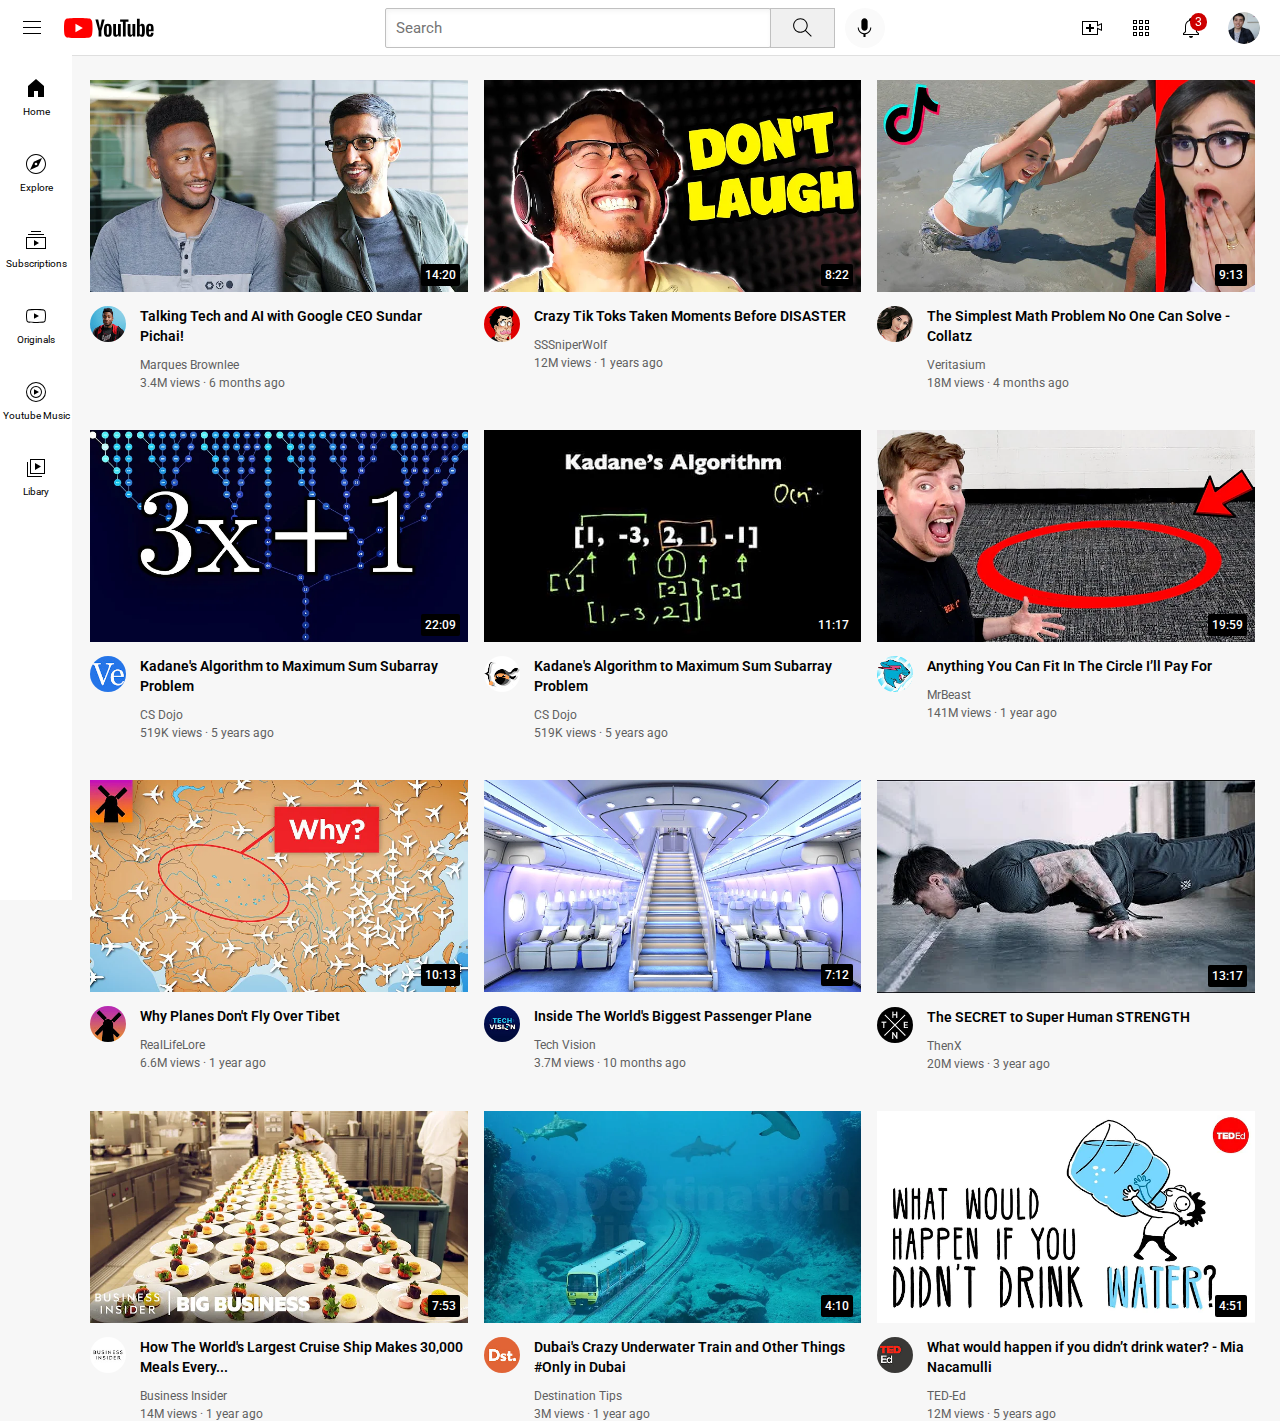
<file: index.html>
<!DOCTYPE html>
<html>
  <head>
    <title>Yotube Clone</title>
    <link rel="preconnect" href="https://fonts.googleapis.com">
    <link rel="preconnect" href="https://fonts.gstatic.com" crossorigin>
    <link href="https://fonts.googleapis.com/css2?family=Montserrat:wght@300;600&family=Poppins&family=Roboto:wght@400;500;700&display=swap" rel="stylesheet">

    <link rel="stylesheet" href="styles/video.css">
    <link rel="stylesheet" href="styles/header.css">
    <link rel="stylesheet" href="styles/general.css">
    <link rel="stylesheet" href="styles/sidebar.css">
 </head>
  <body>

    <div class="header">
      <div class="left-section">
        <img class="hamburger-menu" src="icons/hamburger-menu.svg">
        <img class="youtube-logo" src="icons/youtube-logo.svg">
      </div>
      <div class="center">
        <input class="search-bar" type="text" placeholder="Search">
        <button class="search-button">
          <img class="search-icon" src="icons/search.svg">
          <div class="tooltip">Search</div>
        </button>
        <button class="voice-search-button">
          <img class="voice-search-icon" src="icons/voice-search-icon.svg">
          <div class="tooltip">Search With Your Voice</div>
        </button>
      </div>
      <div class="right-section">
        <div class="upload-icon-container">
          <img class="upload-icon" src="icons/upload.svg">
          <div class="tooltip">Create</div>
        </div>
        <div class="youtube-apps-icon-container">
          <img class="youtube-apps-icon" src="icons/youtube-apps.svg">
          <div class="tooltip">Youtube apps</div>
        </div>
        <div class="notifications-icon-container">
          <img class="notifications-icon" src="icons/notifications.svg">
          <div class="notifications-count">3</div>
          <div class="tooltip">Notifications</div>
        </div>
        <img class="current-user-picture" src="profile/my-channel.jpeg">
      </div>
    </div>

    <div class="sidebar">
      <div class="sidebar-link">
        <img src="icons/home.svg">
        <div>Home</div>
      </div>
      <div class="sidebar-link">
        <img src="icons/explore.svg">
        <div>Explore</div>
      </div>
      <div class="sidebar-link">
        <img src="icons/subscriptions.svg">
        <div>Subscriptions</div>
      </div>
      <div class="sidebar-link">
        <img src="icons/originals.svg">
        <div>Originals</div>
      </div>
      <div class="sidebar-link">
        <img src="icons/youtube-music.svg">
        <div>Youtube Music</div>
      </div>
      <div class="sidebar-link">
        <img src="icons/library.svg">
        <div>Libary</div>
      </div>
    </div>

    <div class="video-grid">
 
    <div class="video-preview">
      
      <div class="thumbnail-row">
        <img class="thumblines" src="thumbnails/thumbnail-1.webp">
        <div class="video-time">
          14:20
        </div>
      </div>

      <div class="video-info-grid">

        <div class="channel-picture">
          <img class="profile-picture" src="profile/channel-1.jpeg">
        </div>

        <div class="video-info">
          <p class="video-title">
            Talking Tech and AI with Google CEO Sundar Pichai!
          </p>
          <p class="video-author">Marques Brownlee</p>
          <p class="video-stats">3.4M views &middot; 6 months ago</p>
        </div>

      </div>

    </div>

    <div class="video-preview">
      
      <div class="thumbnail-row">
        <img class="thumblines" src="thumbnails/thumbnail-2.webp">
        <div class="video-time">
          8:22
        </div>
      </div>

      <div class="video-info-grid">

        <div class="channel-picture">
          <img class="profile-picture" src="profile/channel-2.jpeg">
        </div>

        <div class="video-info">
          <p class="video-title">
            Crazy Tik Toks Taken Moments Before DISASTER
          </p>
          <p class="video-author">SSSniperWolf</p>
          <p class="video-stats">12M views &middot; 1 years ago</p>
        </div>
      </div>

    </div>

    <div class="video-preview">
      
      <div class="thumbnail-row">
        <div class="video-time">
          9:13
        </div>
        <img class="thumblines" src="thumbnails/thumbnail-3.webp">
      </div>

      <div class="video-info-grid">

        <div class="channel-picture">
          <img class="profile-picture" src="profile/channel-3.jpeg">
        </div>

        <div class="video-info">
          <p class="video-title">
            The Simplest Math Problem No One Can Solve - Collatz
          </p>
          <p class="video-author">Veritasium</p>
          <p class="video-stats">18M views &middot; 4 months ago</p>
        </div>
      </div>

    </div>

    <div class="video-preview">
      
      <div class="thumbnail-row">
        <div class="video-time">
          22:09
        </div>
        <img class="thumblines" src="thumbnails/thumbnail-4.webp">
      </div>

      <div class="video-info-grid">

        <div class="channel-picture">
          <img class="profile-picture" src="profile/channel-4.jpeg">
        </div>

        <div class="video-info">
          <p class="video-title">
            Kadane's Algorithm to Maximum Sum Subarray Problem
          </p>
          <p class="video-author">CS Dojo</p>
          <p class="video-stats">519K views &middot; 5 years ago</p>
        </div>
      </div>

    </div>

    <div class="video-preview">
      
      <div class="thumbnail-row">
        <img class="thumblines" src="thumbnails/thumbnail-5.webp">
        <div class="video-time">
          11:17
        </div>
      </div>

      <div class="video-info-grid">

        <div class="channel-picture">
          <img class="profile-picture" src="profile/channel-5.jpeg">
        </div>

        <div class="video-info">
          <p class="video-title">
            Kadane's Algorithm to Maximum Sum Subarray Problem
          </p>
          <p class="video-author">
            CS Dojo
          </p>
          <p class="video-stats">519K views &middot; 5 years ago</p>
        </div>
      </div>

    </div>

    <div class="video-preview">
      
      <div class="thumbnail-row">
        <img class="thumblines" src="thumbnails/thumbnail-6.webp">
        <div class="video-time">
          19:59
        </div>
      </div>

      <div class="video-info-grid">

        <div class="channel-picture">
          <img class="profile-picture" src="profile/channel-6.jpeg">
        </div>

        <div class="video-info">
          <p class="video-title">
            Anything You Can Fit In The Circle I’ll Pay For
          </p>
          <p class="video-author">MrBeast</p>
          <p class="video-stats">141M views &middot; 1 year ago</p>
        </div>
      </div>

    </div>

    <div class="video-preview">
      
      <div class="thumbnail-row">
        <img class="thumblines" src="thumbnails/thumbnail-7.webp">
        <div class="video-time">
          10:13
        </div>
      </div>

      <div class="video-info-grid">

        <div class="channel-picture">
          <img class="profile-picture" src="profile/channel-7.jpeg">
        </div>

        <div class="video-info">
          <p class="video-title">
            Why Planes Don't Fly Over Tibet
          </p>
          <p class="video-author">RealLifeLore</p>
          <p class="video-stats">6.6M views · 1 year ago</p>
        </div>
      </div>

    </div>

    <div class="video-preview">
      
      <div class="thumbnail-row">
        <img class="thumblines" src="thumbnails/thumbnail-8.webp">
        <div class="video-time">
          7:12
        </div>
      </div>

      <div class="video-info-grid">

        <div class="channel-picture">
          <img class="profile-picture" src="profile/channel-8.jpeg">
        </div>

        <div class="video-info">
          <p class="video-title">
            Inside The World's Biggest Passenger Plane
          </p>
          <p class="video-author">Tech Vision</p>
          <p class="video-stats">3.7M views · 10 months ago</p>
        </div>
      </div>

    </div>

    <div class="video-preview">
      
      <div class="thumbnail-row">
        <img class="thumblines" src="thumbnails/thumbnail-9.webp">
        <div class="video-time">
          13:17
        </div>
      </div>

      <div class="video-info-grid">

        <div class="channel-picture">
          <img class="profile-picture" src="profile/channel-9.jpeg">
        </div>

        <div class="video-info">
          <p class="video-title">
            The SECRET to Super Human STRENGTH
          </p>
          <p class="video-author">ThenX</p>
          <p class="video-stats">20M views · 3 year ago</p>
        </div>
      </div>

    </div>

    <div class="video-preview">
      
      <div class="thumbnail-row">
        <img class="thumblines" src="thumbnails/thumbnail-10.webp">
        <div class="video-time">
          7:53
        </div>
      </div>

      <div class="video-info-grid">

        <div class="channel-picture">
          <img class="profile-picture" src="profile/channel-10.jpeg">
        </div>

        <div class="video-info">
          <p class="video-title">
            How The World's Largest Cruise Ship Makes 30,000 Meals Every...
          </p>
          <p class="video-author">Business Insider</p>
          <p class="video-stats">14M views · 1 year ago</p>
        </div>
      </div>

    </div>

    <div class="video-preview">
      
      <div class="thumbnail-row">
        <img class="thumblines" src="thumbnails/thumbnail-11.webp">
        <div class="video-time">
          4:10
        </div>
      </div>

      <div class="video-info-grid">

        <div class="channel-picture">
          <img class="profile-picture" src="profile/channel-11.jpeg">
        </div>

        <div class="video-info">
          <p class="video-title">
            Dubai's Crazy Underwater Train and Other Things #Only in Dubai
          </p>
          <p class="video-author">Destination Tips</p>
          <p class="video-stats">3M views · 1 year ago</p>
        </div>
      </div>

    </div>

    <div class="video-preview">
      
      <div class="thumbnail-row">
        <img class="thumblines" src="thumbnails/thumbnail-12.webp">
        <div class="video-time">
          4:51
        </div>
      </div>

      <div class="video-info-grid">

        <div class="channel-picture">
          <img class="profile-picture" src="profile/channel-12.jpeg">
        </div>

        <div class="video-info">
          <p class="video-title">
            What would happen if you didn’t drink water? - Mia Nacamulli
          </p>
          <p class="video-author">TED-Ed</p>
          <p class="video-stats">12M views · 5 years ago</p>
        </div>
      </div>

    </div>

    </div>
  </body>
</html>
</file>
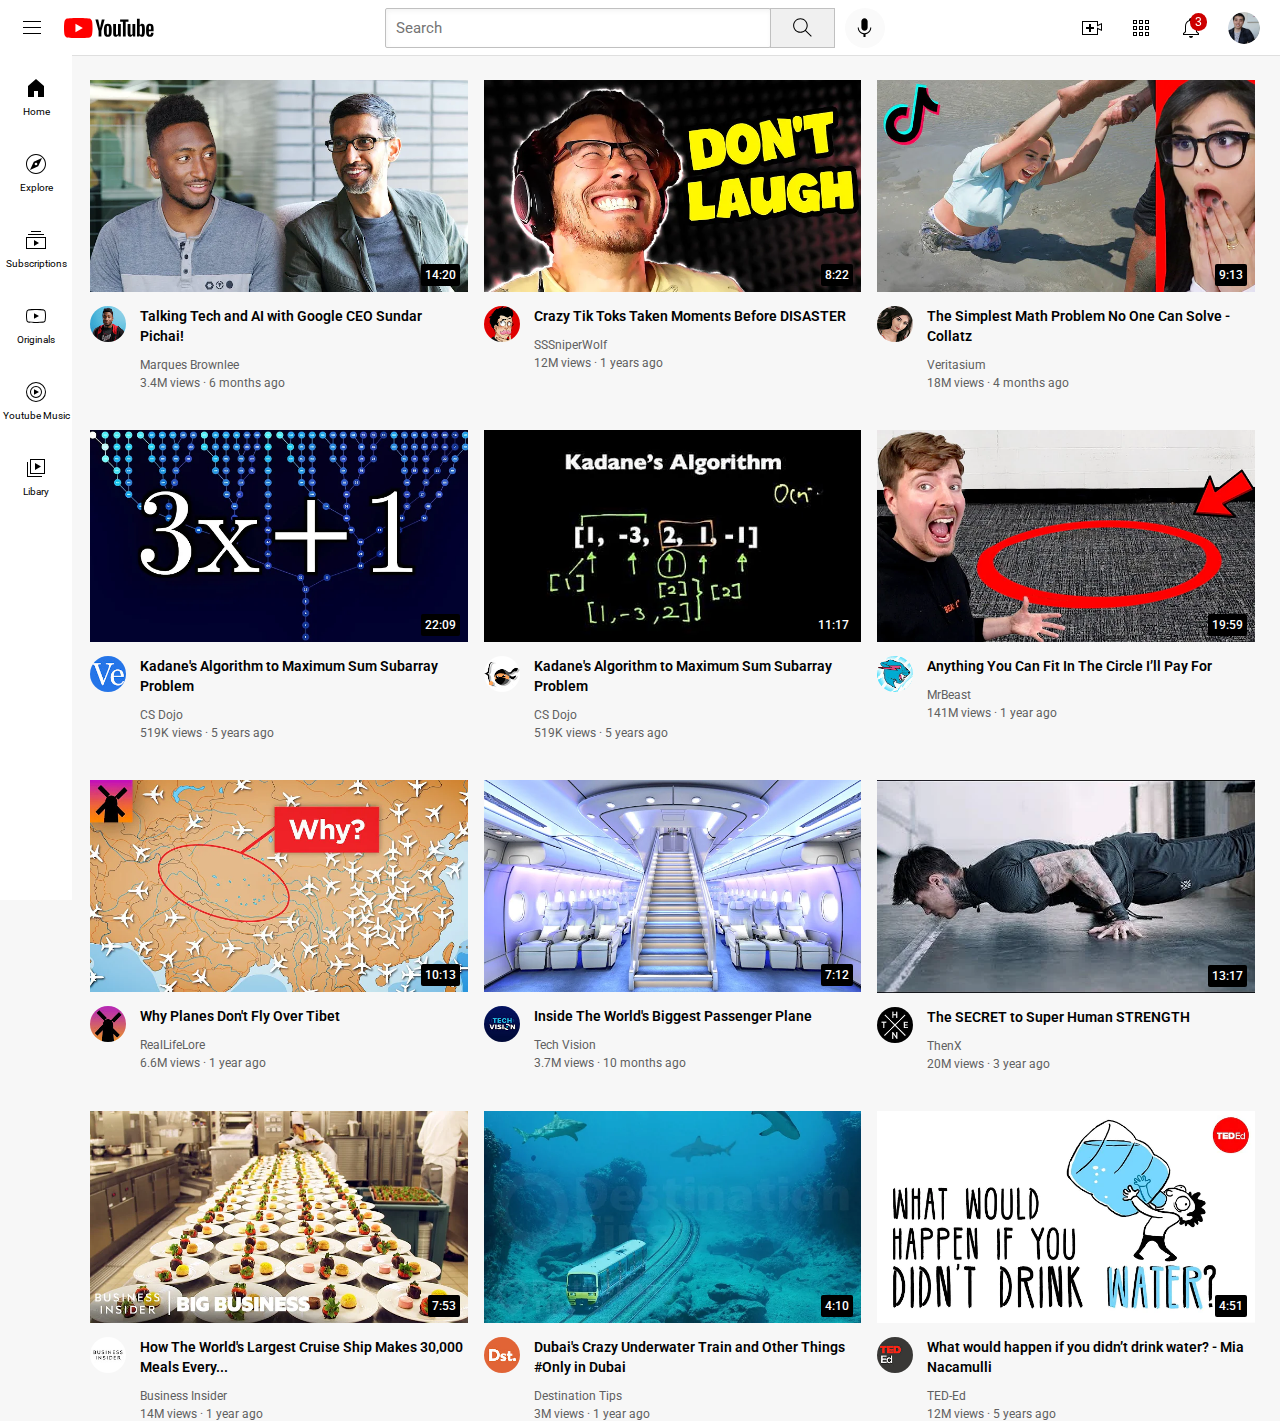
<file: youtube.html>
<!DOCTYPE html>
<html>
  <head>
    <title>Yotube Clone</title>
    <link rel="preconnect" href="https://fonts.googleapis.com">
    <link rel="preconnect" href="https://fonts.gstatic.com" crossorigin>
    <link href="https://fonts.googleapis.com/css2?family=Montserrat:wght@300;600&family=Poppins&family=Roboto:wght@400;500;700&display=swap" rel="stylesheet">

    <link rel="stylesheet" href="styles/video.css">
    <link rel="stylesheet" href="styles/header.css">
    <link rel="stylesheet" href="styles/general.css">
    <link rel="stylesheet" href="styles/sidebar.css">
 </head>
  <body>

    <div class="header">
      <div class="left-section">
        <img class="hamburger-menu" src="/icons/hamburger-menu.svg">
        <img class="youtube-logo" src="/icons/youtube-logo.svg">
      </div>
      <div class="center">
        <input class="search-bar" type="text" placeholder="Search">
        <button class="search-button">
          <img class="search-icon" src="icons/search.svg">
          <div class="tooltip">Search</div>
        </button>
        <button class="voice-search-button">
          <img class="voice-search-icon" src="icons/voice-search-icon.svg">
          <div class="tooltip">Search With Your Voice</div>
        </button>
      </div>
      <div class="right-section">
        <div class="upload-icon-container">
          <img class="upload-icon" src="icons/upload.svg">
          <div class="tooltip">Create</div>
        </div>
        <div class="youtube-apps-icon-container">
          <img class="youtube-apps-icon" src="icons/youtube-apps.svg">
          <div class="tooltip">Youtube apps</div>
        </div>
        <div class="notifications-icon-container">
          <img class="notifications-icon" src="icons/notifications.svg">
          <div class="notifications-count">3</div>
          <div class="tooltip">Notifications</div>
        </div>
        <img class="current-user-picture" src="profile/my-channel.jpeg">
      </div>
    </div>

    <div class="sidebar">
      <div class="sidebar-link">
        <img src="/icons/home.svg">
        <div>Home</div>
      </div>
      <div class="sidebar-link">
        <img src="/icons/explore.svg">
        <div>Explore</div>
      </div>
      <div class="sidebar-link">
        <img src="/icons/subscriptions.svg">
        <div>Subscriptions</div>
      </div>
      <div class="sidebar-link">
        <img src="/icons/originals.svg">
        <div>Originals</div>
      </div>
      <div class="sidebar-link">
        <img src="/icons/youtube-music.svg">
        <div>Youtube Music</div>
      </div>
      <div class="sidebar-link">
        <img src="/icons/library.svg">
        <div>Libary</div>
      </div>
    </div>

    <div class="video-grid">
 
    <div class="video-preview">
      
      <div class="thumbnail-row">
        <img class="thumblines" src="thumbnails/thumbnail-1.webp">
        <div class="video-time">
          14:20
        </div>
      </div>

      <div class="video-info-grid">

        <div class="channel-picture">
          <img class="profile-picture" src="profile/channel-1.jpeg">
        </div>

        <div class="video-info">
          <p class="video-title">
            Talking Tech and AI with Google CEO Sundar Pichai!
          </p>
          <p class="video-author">Marques Brownlee</p>
          <p class="video-stats">3.4M views &middot; 6 months ago</p>
        </div>

      </div>

    </div>

    <div class="video-preview">
      
      <div class="thumbnail-row">
        <img class="thumblines" src="thumbnails/thumbnail-2.webp">
        <div class="video-time">
          8:22
        </div>
      </div>

      <div class="video-info-grid">

        <div class="channel-picture">
          <img class="profile-picture" src="profile/channel-2.jpeg">
        </div>

        <div class="video-info">
          <p class="video-title">
            Crazy Tik Toks Taken Moments Before DISASTER
          </p>
          <p class="video-author">SSSniperWolf</p>
          <p class="video-stats">12M views &middot; 1 years ago</p>
        </div>
      </div>

    </div>

    <div class="video-preview">
      
      <div class="thumbnail-row">
        <div class="video-time">
          9:13
        </div>
        <img class="thumblines" src="thumbnails/thumbnail-3.webp">
      </div>

      <div class="video-info-grid">

        <div class="channel-picture">
          <img class="profile-picture" src="profile/channel-3.jpeg">
        </div>

        <div class="video-info">
          <p class="video-title">
            The Simplest Math Problem No One Can Solve - Collatz
          </p>
          <p class="video-author">Veritasium</p>
          <p class="video-stats">18M views &middot; 4 months ago</p>
        </div>
      </div>

    </div>

    <div class="video-preview">
      
      <div class="thumbnail-row">
        <div class="video-time">
          22:09
        </div>
        <img class="thumblines" src="thumbnails/thumbnail-4.webp">
      </div>

      <div class="video-info-grid">

        <div class="channel-picture">
          <img class="profile-picture" src="profile/channel-4.jpeg">
        </div>

        <div class="video-info">
          <p class="video-title">
            Kadane's Algorithm to Maximum Sum Subarray Problem
          </p>
          <p class="video-author">CS Dojo</p>
          <p class="video-stats">519K views &middot; 5 years ago</p>
        </div>
      </div>

    </div>

    <div class="video-preview">
      
      <div class="thumbnail-row">
        <img class="thumblines" src="thumbnails/thumbnail-5.webp">
        <div class="video-time">
          11:17
        </div>
      </div>

      <div class="video-info-grid">

        <div class="channel-picture">
          <img class="profile-picture" src="profile/channel-5.jpeg">
        </div>

        <div class="video-info">
          <p class="video-title">
            Kadane's Algorithm to Maximum Sum Subarray Problem
          </p>
          <p class="video-author">
            CS Dojo
          </p>
          <p class="video-stats">519K views &middot; 5 years ago</p>
        </div>
      </div>

    </div>

    <div class="video-preview">
      
      <div class="thumbnail-row">
        <img class="thumblines" src="thumbnails/thumbnail-6.webp">
        <div class="video-time">
          19:59
        </div>
      </div>

      <div class="video-info-grid">

        <div class="channel-picture">
          <img class="profile-picture" src="profile/channel-6.jpeg">
        </div>

        <div class="video-info">
          <p class="video-title">
            Anything You Can Fit In The Circle I’ll Pay For
          </p>
          <p class="video-author">MrBeast</p>
          <p class="video-stats">141M views &middot; 1 year ago</p>
        </div>
      </div>

    </div>

    <div class="video-preview">
      
      <div class="thumbnail-row">
        <img class="thumblines" src="thumbnails/thumbnail-7.webp">
        <div class="video-time">
          10:13
        </div>
      </div>

      <div class="video-info-grid">

        <div class="channel-picture">
          <img class="profile-picture" src="profile/channel-7.jpeg">
        </div>

        <div class="video-info">
          <p class="video-title">
            Why Planes Don't Fly Over Tibet
          </p>
          <p class="video-author">RealLifeLore</p>
          <p class="video-stats">6.6M views · 1 year ago</p>
        </div>
      </div>

    </div>

    <div class="video-preview">
      
      <div class="thumbnail-row">
        <img class="thumblines" src="thumbnails/thumbnail-8.webp">
        <div class="video-time">
          7:12
        </div>
      </div>

      <div class="video-info-grid">

        <div class="channel-picture">
          <img class="profile-picture" src="profile/channel-8.jpeg">
        </div>

        <div class="video-info">
          <p class="video-title">
            Inside The World's Biggest Passenger Plane
          </p>
          <p class="video-author">Tech Vision</p>
          <p class="video-stats">3.7M views · 10 months ago</p>
        </div>
      </div>

    </div>

    <div class="video-preview">
      
      <div class="thumbnail-row">
        <img class="thumblines" src="thumbnails/thumbnail-9.webp">
        <div class="video-time">
          13:17
        </div>
      </div>

      <div class="video-info-grid">

        <div class="channel-picture">
          <img class="profile-picture" src="profile/channel-9.jpeg">
        </div>

        <div class="video-info">
          <p class="video-title">
            The SECRET to Super Human STRENGTH
          </p>
          <p class="video-author">ThenX</p>
          <p class="video-stats">20M views · 3 year ago</p>
        </div>
      </div>

    </div>

    <div class="video-preview">
      
      <div class="thumbnail-row">
        <img class="thumblines" src="thumbnails/thumbnail-10.webp">
        <div class="video-time">
          7:53
        </div>
      </div>

      <div class="video-info-grid">

        <div class="channel-picture">
          <img class="profile-picture" src="profile/channel-10.jpeg">
        </div>

        <div class="video-info">
          <p class="video-title">
            How The World's Largest Cruise Ship Makes 30,000 Meals Every...
          </p>
          <p class="video-author">Business Insider</p>
          <p class="video-stats">14M views · 1 year ago</p>
        </div>
      </div>

    </div>

    <div class="video-preview">
      
      <div class="thumbnail-row">
        <img class="thumblines" src="thumbnails/thumbnail-11.webp">
        <div class="video-time">
          4:10
        </div>
      </div>

      <div class="video-info-grid">

        <div class="channel-picture">
          <img class="profile-picture" src="profile/channel-11.jpeg">
        </div>

        <div class="video-info">
          <p class="video-title">
            Dubai's Crazy Underwater Train and Other Things #Only in Dubai
          </p>
          <p class="video-author">Destination Tips</p>
          <p class="video-stats">3M views · 1 year ago</p>
        </div>
      </div>

    </div>

    <div class="video-preview">
      
      <div class="thumbnail-row">
        <img class="thumblines" src="thumbnails/thumbnail-12.webp">
        <div class="video-time">
          4:51
        </div>
      </div>

      <div class="video-info-grid">

        <div class="channel-picture">
          <img class="profile-picture" src="profile/channel-12.jpeg">
        </div>

        <div class="video-info">
          <p class="video-title">
            What would happen if you didn’t drink water? - Mia Nacamulli
          </p>
          <p class="video-author">TED-Ed</p>
          <p class="video-stats">12M views · 5 years ago</p>
        </div>
      </div>

    </div>

    </div>
  </body>
</html>
</file>
<file: styles/video.css>
.video-preview {
  position: relative;
  z-index: 0;
}

.thumblines {
  width: 100%;
}

.video-title {
  margin-top: 0;
  font-size: 14px;
  font-weight: 600;
  line-height: 20px;
  margin-bottom: 12px;
}
.video-stats ,
.video-author {
  font-size: 12px;
  color: rgb(96, 96, 96);

}

.video-author {
  margin-bottom: 4px;
}

.video-info-grid {
  display: grid;
  grid-template-columns: 50px 1fr;
}

.profile-picture {
  width: 36px;
  border-radius: 50px;
}
.thumbnail-row {
  margin-bottom: 10px;
  position: relative;
}

.video-grid{
  display: grid;
  grid-template-columns: 1fr 1fr 1fr;
  column-gap: 16px;
  row-gap: 40px;
}

@media (max-width: 850px) {
  .video-grid {
    grid-template-columns: 1fr 1fr;
  }
}

@media (min-width: 1300px) {
  .video-grid {
    grid-template-columns: 1fr 1fr 1fr 1fr;
  }
}

.video-time {
  background-color: black;
  color: white;
  position: absolute;
  bottom: 10px;
  right: 8px;
  padding: 4px 4px;
  border-radius: 2px;
  font-family: Roboto, Arial;
  font-size: 12px;
  font-weight: 500;
}
</file>
<file: styles/header.css>
.header{
  height: 55px;
  display: flex;
  flex-direction: row;
  justify-content: space-between;
  position: fixed;
  top: 0;
  left: 0;
  right: 0;
  background-color: white;
  border-bottom: solid 1px rgb(223, 223, 223);
  z-index: 100;
}

.left-section {
  display: flex;
  align-items: center;
  margin-left: 20px;
}

.hamburger-menu{
  height: 24px;
  margin-left: 24 px;
  margin-right: 20px;
}

.youtube-logo {
  height: 20px;
}

.search-button{
  height: 40px;
  width: 65px;
  background-color: rgb(240, 240, 240);
  border-width: 1px;
  border-style: solid;
  border-color: rgb(192, 192, 192);
  margin-left: -1px;
  margin-right: 10px;
}

.search-button, .voice-search-button,
.upload-icon-container, .youtube-apps-icon-container,
.notifications-icon-container {
  font-family: Roboto, Arial;
  position: relative;
  display: flex;
  justify-content: center;
  align-items: center;
}


.search-button .tooltip,
.voice-search-button .tooltip,
.upload-icon-container .tooltip,
.youtube-apps-icon-container .tooltip,
.notifications-icon-container .tooltip {
  position: absolute;
  background-color: rgb(105, 105, 105);
  color: white;
  padding: 10px 8px;
  border-radius: 2px;
  font-size: 12px;
  bottom: -50px;
  opacity: 0;
  pointer-events: none;
  white-space: nowrap;
} 

.search-button:hover .tooltip,
.voice-search-button:hover .tooltip,
.upload-icon-container:hover .tooltip,
.youtube-apps-icon-container:hover .tooltip,
.notifications-icon-container:hover .tooltip {
  opacity: 1;
} 

.search-bar {
  width: 0;
  flex: 1;
  height: 36px;
  padding-left: 10px;
  font-size: 16px;
  border-style: solid;
  border-width: 1px;
  border-color: rgb(192, 192, 192);
  border-radius: 2px;
  box-shadow: inset 1px 2px 5px rgba(0,0,0,0.05);
}

.search-bar::placeholder {
  font-family: Roboto;
  font-size: 15px;
}

.search-icon {
  width: 25px;
}

.voice-search-button {
  height: 40px;
  width: 40px;
  border-radius: 50%;
  border: none;
  background-color: rgb(250, 250, 250);
}

.voice-search-icon {
  height: 25px;
}

.center {

  display: flex;
  flex: 1;
  align-items: center;
  margin-left: 70px;
  margin-right: 35px;
  max-width: 500px;
}

.right-section {
  width: 180px;
  display: flex;
  align-items: center;
  justify-content: space-between;
  margin-right: 20px;
  flex-shrink: 0;
}

.upload-icon {
  height: 24px;
}

.youtube-apps-icon {
  height: 24px;
}

.notifications-icon {
  height: 24px;
}

.notifications-icon-container {
  position: relative;
}

.notifications-count {
  position: absolute;
  top: -3px;
  right: -4px;
  background-color: rgb(205, 0, 0);
  color: white;
  font-family: Robote , Arial;
  font-size: 12px;
  padding: 2px 5px;
  border-radius: 10px;
}

.current-user-picture {
  height: 32px;
  border-radius: 50%;
}

.header img {
  cursor: pointer;
}
</file>
<file: styles/general.css>
p {
  font-family: Roboto ;
  margin-top: 0;
  margin-bottom: 0 ;
}

body {
  margin: 0;
  padding-top: 80px;
  padding-left: 90px;
  padding-right: 25px;
  background-color: rgb(247, 247, 247);
}
</file>
<file: styles/sidebar.css>
.sidebar {
  position: fixed;
  left: 0;
  bottom: 0;
  top: 55px;
  background-color: white;
  width: 72px;
  z-index: 200;;
}

.sidebar-link {
  height: 70px;
  display: flex;
  justify-content: center;
  align-items: center;
  flex-direction: column;
  padding-top: 6px;
  cursor: pointer;
}

.sidebar-link:hover {
  background-color: rgb(234, 234, 234);
}

.sidebar-link img {
  height: 24px;
  margin-bottom: 6px;
}

.sidebar-link div {
  font-family: Roboto, Ariel;
  font-size: 10px;
}
</file>
